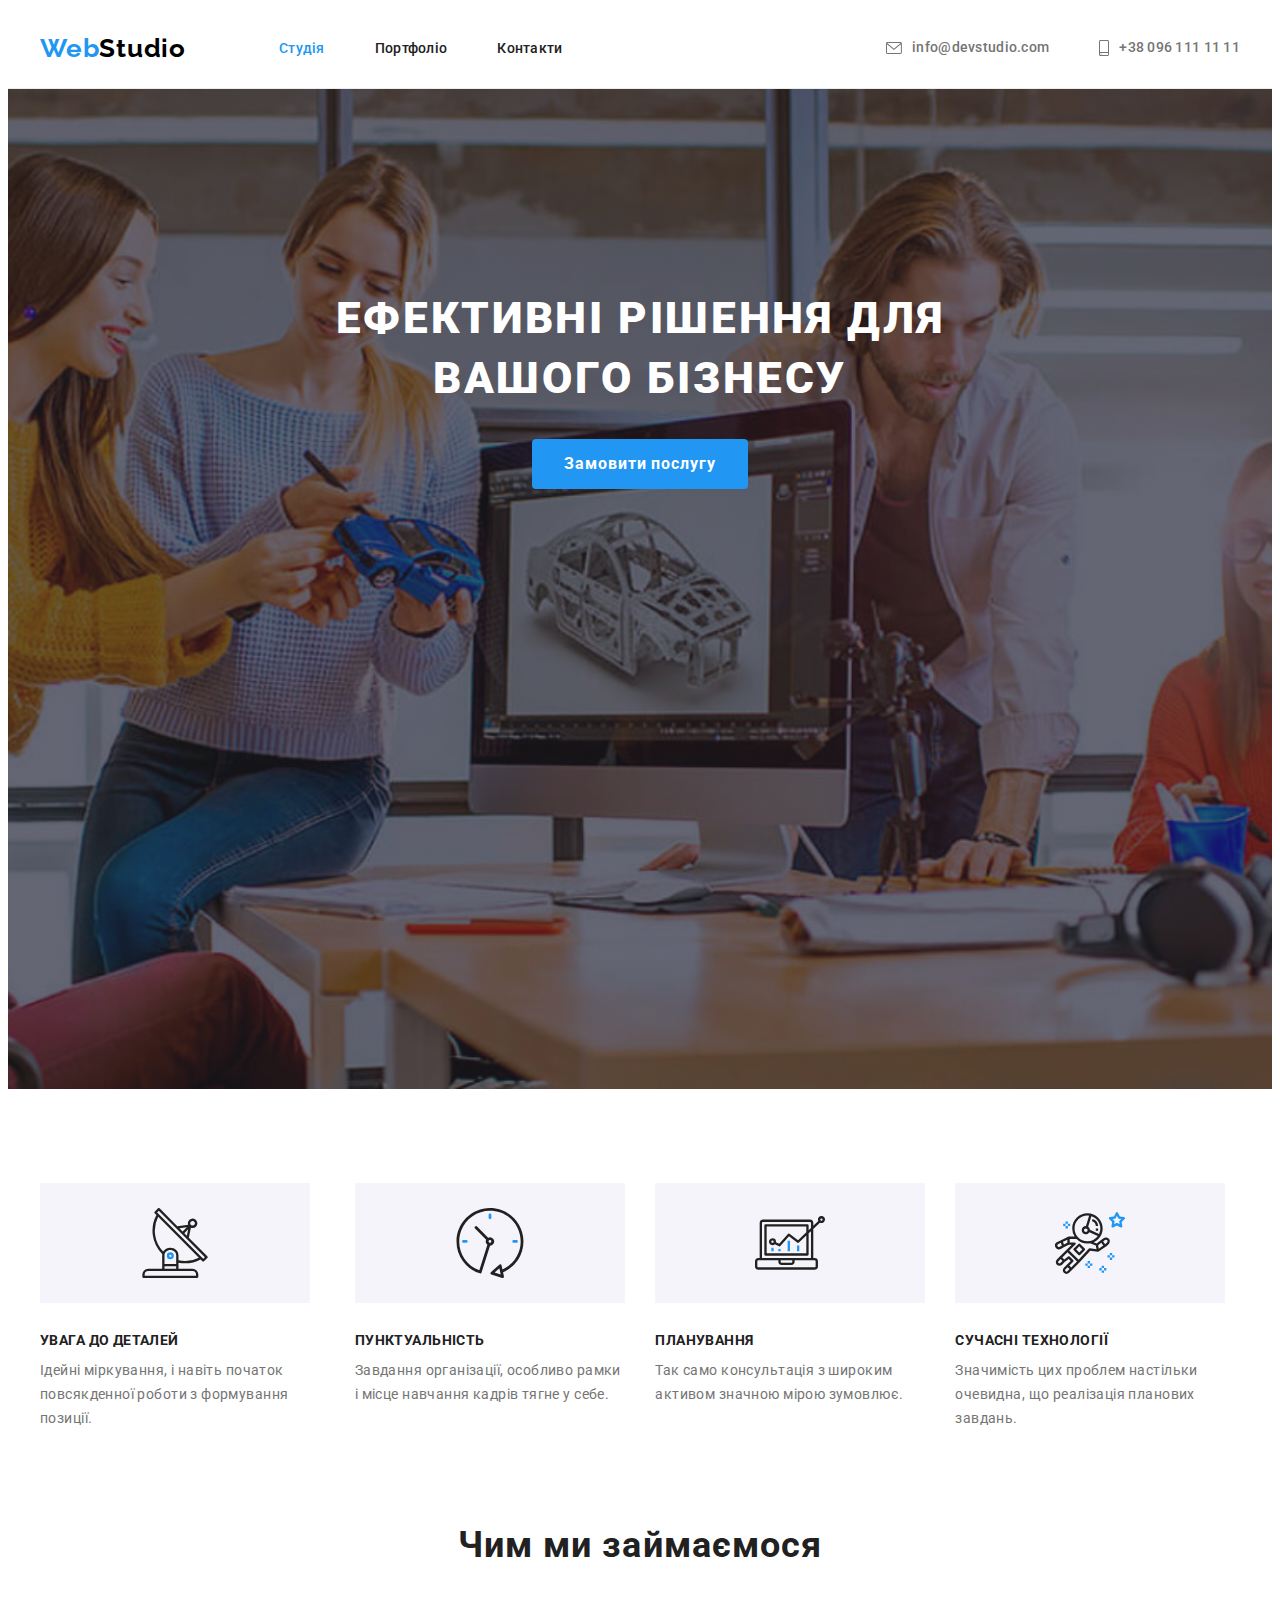
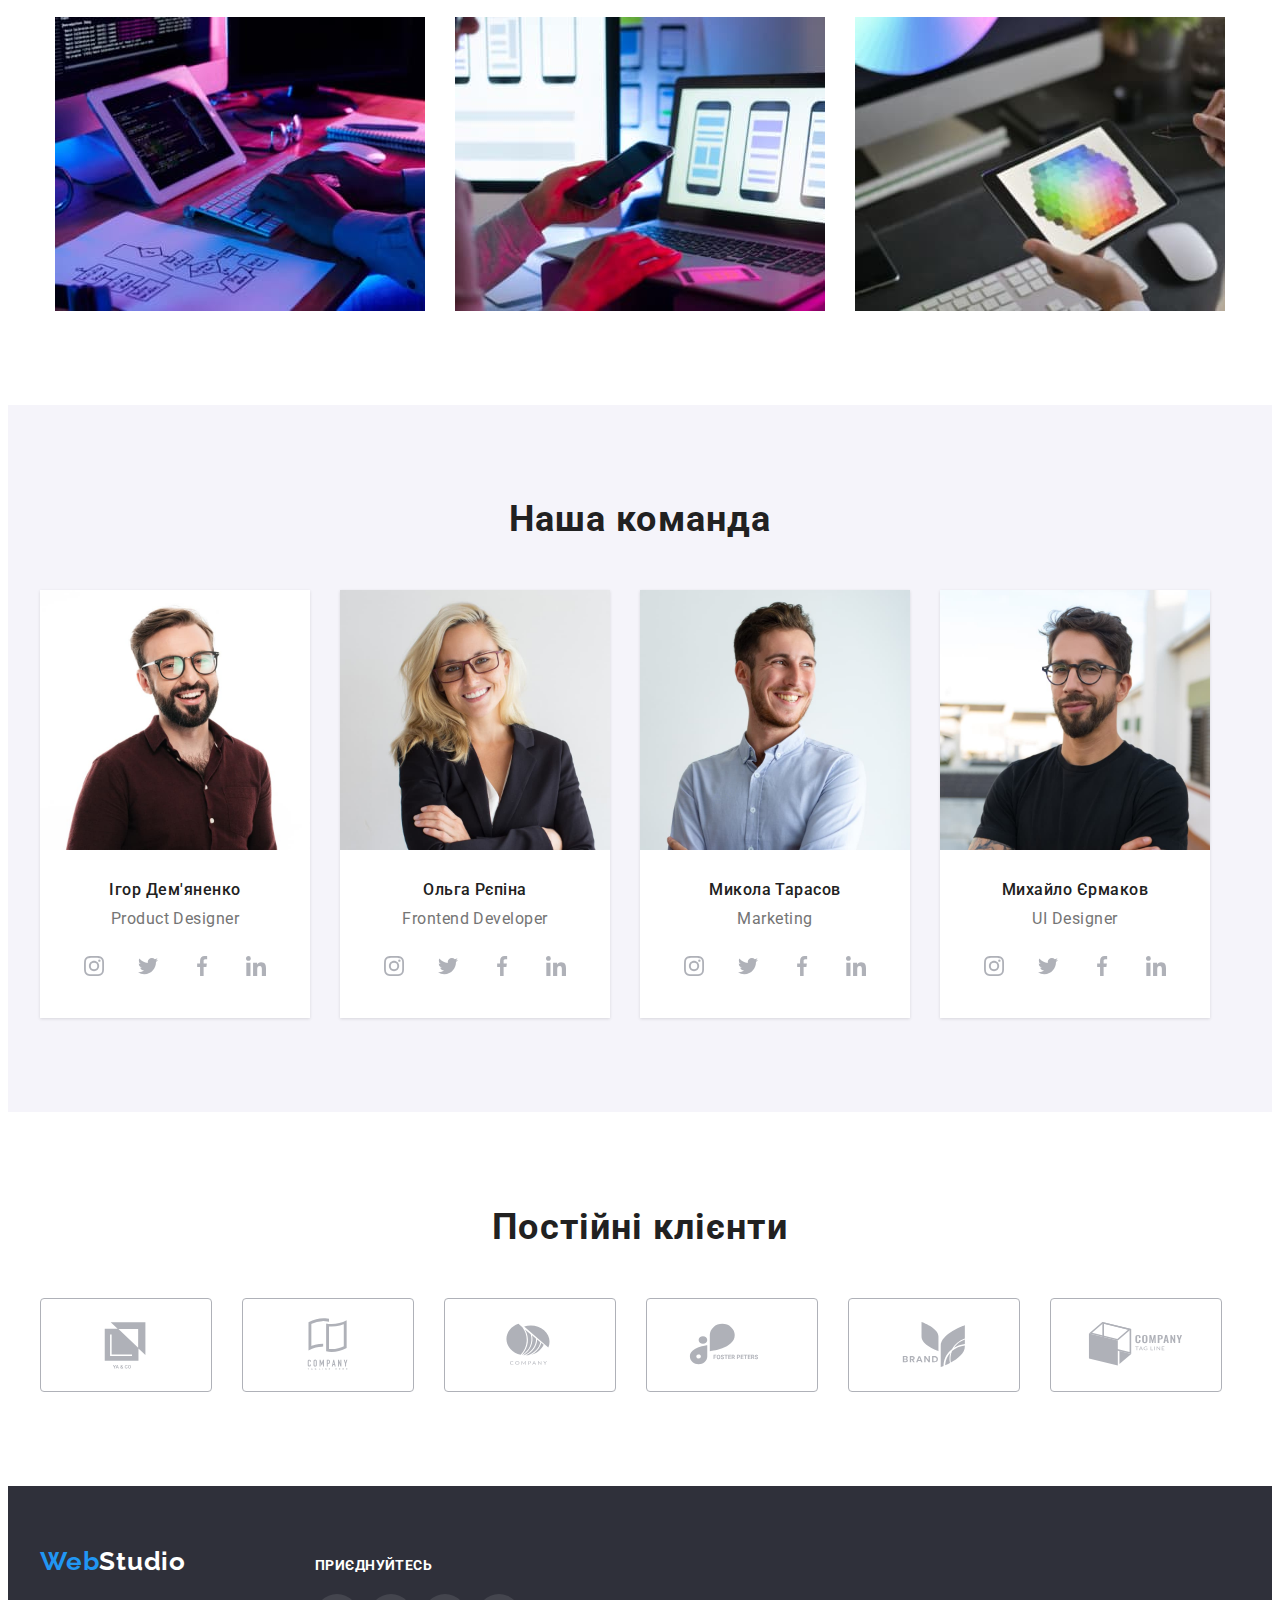
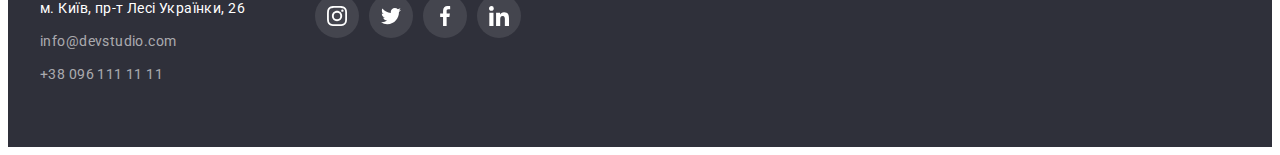
<file: index.html>
<!DOCTYPE html>
<html lang="uk">
  <head>
    <meta charset="UTF-8" />
    <meta http-equiv="X-UA-Compatible" content="IE=edge" />
    <meta name="viewport" content="width=device-width, initial-scale=1.0" />
    <title lang="en">WebStudio</title>
    <link rel="preconnect" href="https://fonts.googleapis.com" />
    <link rel="preconnect" href="https://fonts.gstatic.com" crossorigin />
    <link
      href="https://fonts.googleapis.com/css2?family=Raleway:wght@700&family=Roboto:wght@400;500;700;900&display=swap"
      rel="stylesheet"
    />
    <link
      rel="stylesheet"
      href="https://cdnjs.cloudflare.com/ajax/libs/modern-normalize/1.1.0/modern-normalize.min.css"
      integrity="sha512-wpPYUAdjBVSE4KJnH1VR1HeZfpl1ub8YT/NKx4PuQ5NmX2tKuGu6U/JRp5y+Y8XG2tV+wKQpNHVUX03MfMFn9Q=="
      crossorigin="anonymous"
      referrerpolicy="no-referrer"
    />
    <link rel="stylesheet" href="./css/styles.css" />
  </head>
  <body>
    <header class="header">
      <div class="header-container container">
        <nav class="header-nav">
          <a class="logo link" lang="en" href="./index.html"
            ><span class="logo-accent">Web</span>Studio</a
          >
          <ul class="header-list list">
            <li class="nav-items">
              <a class="header-item link current" href="./index.html">Студія</a>
            </li>
            <li class="nav-items">
              <a class="header-item link" href="./portfolio.html">Портфоліо</a>
            </li>
            <li class="nav-items">
              <a class="header-item link" href="">Контакти</a>
            </li>
          </ul>
        </nav>
        <div class="contacts">
          <ul class="contakts-list list">
            <li class="mail-item">
              <a
                class="header-link link"
                lang="en"
                href="mailto:info@devstudio.com"
              >
                <svg class="mail-icon" width="16px" height="12px">
                  <use href="./images/symbol-defs.svg#icon-envelope"></use>
                </svg>
                info@devstudio.com</a
              >
            </li>
            <li>
              <a class="header-tel link" href="tel:+380961111111">
                <svg class="mail-icon" width="10px" height="16px">
                  <use href="./images/symbol-defs.svg#icon-smartphone"></use>
                </svg>
                +38 096 111 11 11</a
              >
            </li>
          </ul>
        </div>
      </div>
    </header>
    <main>
      <section class="hero hero-overlay">
        <div class="container">
          <h1 class="hero-title">Ефективні рішення для вашого бізнесу</h1>
          <button class="hero-btn" type="button">Замовити послугу</button>
        </div>
      </section>
      <section class="about">
        <div class="container">
          <h2 class="visually-hidden">Наші переваги</h2>
          <ul class="about-list list">
            <li class="about-item">
              <div class="about-container">
                <svg class="about-icon" width="70px" height="70px">
                  <use href="./images/symbol-defs.svg#icon-antenna-1"></use>
                </svg>
              </div>
              <h3 class="about-header">Увага до деталей</h3>
              <p class="about-text">
                Ідейні міркування, і навіть початок повсякденної роботи з
                формування позиції.
              </p>
            </li>
            <li class="about-item">
              <div class="about-container">
                <svg class="about-icon" width="70px" height="70px">
                  <use href="./images/symbol-defs.svg#icon-clock"></use>
                </svg>
              </div>

              <h3 class="about-header">Пунктуальність</h3>
              <p class="about-text">
                Завдання організації, особливо рамки і місце навчання кадрів
                тягне у себе.
              </p>
            </li>
            <li class="about-item">
              <div class="about-container">
                <svg class="about-icon" width="70px" height="70px">
                  <use href="./images/symbol-defs.svg#icon-diagram"></use>
                </svg>
              </div>

              <h3 class="about-header">Планування</h3>
              <p class="about-text">
                Так само консультація з широким активом значною мірою зумовлює.
              </p>
            </li>
            <li class="about-item">
              <div class="about-container">
                <svg class="about-icon" width="70px" height="70px">
                  <use href="./images/symbol-defs.svg#icon-astronaut-1"></use>
                </svg>
              </div>
              <h3 class="about-header">Сучасні технології</h3>
              <p class="about-text">
                Значимість цих проблем настільки очевидна, що реалізація
                планових завдань.
              </p>
            </li>
          </ul>
        </div>
      </section>
      <section class="benefits section">
        <div class="container">
          <h2 class="benefits-headar">Чим ми займаємося</h2>
          <ul class="benefits-list list">
            <li class="benefits-img">
              <img
                src="./images/box1.jpg"
                alt="людина друкує на клавіатурі"
                width="370"
              />
            </li>
            <li class="benefits-img">
              <img
                src="./images/box2.jpg"
                alt="жінка за ноутбуком"
                width="370"
              />
            </li>
            <li class="benefits-img">
              <img
                src="./images/box3.jpg"
                alt="чоловік тримає в руках айпад"
                width="370"
              />
            </li>
          </ul>
        </div>
      </section>
      <section class="team section">
        <div class="container">
          <h2 class="team-headar">Наша команда</h2>
          <ul class="team-list list">
            <li class="team-item">
              <img
                class="team-img"
                src="./images/man1.jpg"
                alt="Ігор Дем'яненко"
                width="270"
              />
              <div class="team-position">
                <h3 class="team-name">Ігор Дем'яненко</h3>
                <p class="team-text" lang="en">Product Designer</p>
                <ul class="team-soc-list list">
                  <li class="team-soc-item">
                    <a class="team-soc-link" href="">
                      <svg class="team-soc-icon" width="20" height="20">
                        <use
                          href="./images/symbol-defs.svg#icon-instagram"
                        ></use>
                      </svg>
                    </a>
                  </li>
                  <li class="team-soc-item">
                    <a class="team-soc-link" href="">
                      <svg class="team-soc-icon" width="20" height="20">
                        <use href="./images/symbol-defs.svg#icon-twitter"></use>
                      </svg>
                    </a>
                  </li>
                  <li class="team-soc-item">
                    <a class="team-soc-link" href="">
                      <svg class="team-soc-icon" width="20" height="20">
                        <use
                          href="./images/symbol-defs.svg#icon-facebook"
                        ></use>
                      </svg>
                    </a>
                  </li>
                  <li class="team-soc-item">
                    <a class="team-soc-link" href="">
                      <svg class="team-soc-icon" width="20" height="20">
                        <use
                          href="./images/symbol-defs.svg#icon-linkedin"
                        ></use>
                      </svg>
                    </a>
                  </li>
                </ul>
              </div>
            </li>
            <li class="team-item">
              <img
                class="team-img"
                src="./images/woman.jpg"
                alt="Ольга Рєпіна"
                width="270"
              />
              <div class="team-position">
                <h3 class="team-name">Ольга Рєпіна</h3>
                <p class="team-text" lang="en">Frontend Developer</p>
                <ul class="team-soc-list list">
                  <li class="team-soc-item">
                    <a class="team-soc-link" href="">
                      <svg class="team-soc-icon" width="20" height="20">
                        <use
                          href="./images/symbol-defs.svg#icon-instagram"
                        ></use>
                      </svg>
                    </a>
                  </li>
                  <li class="team-soc-item">
                    <a class="team-soc-link" href="">
                      <svg class="team-soc-icon" width="20" height="20">
                        <use href="./images/symbol-defs.svg#icon-twitter"></use>
                      </svg>
                    </a>
                  </li>
                  <li class="team-soc-item">
                    <a class="team-soc-link" href="">
                      <svg class="team-soc-icon" width="20" height="20">
                        <use
                          href="./images/symbol-defs.svg#icon-facebook"
                        ></use>
                      </svg>
                    </a>
                  </li>
                  <li class="team-soc-item">
                    <a class="team-soc-link" href="">
                      <svg class="team-soc-icon" width="20" height="20">
                        <use
                          href="./images/symbol-defs.svg#icon-linkedin"
                        ></use>
                      </svg>
                    </a>
                  </li>
                </ul>
              </div>
            </li>
            <li class="team-item">
              <img
                class="team-img"
                src="./images/man2.jpg"
                alt="Микола Тарасов"
                width="270"
              />
              <div class="team-position">
                <h3 class="team-name">Микола Тарасов</h3>
                <p class="team-text" lang="en">Marketing</p>
                <ul class="team-soc-list list">
                  <li class="team-soc-item">
                    <a class="team-soc-link" href="">
                      <svg class="team-soc-icon" width="20" height="20">
                        <use
                          href="./images/symbol-defs.svg#icon-instagram"
                        ></use>
                      </svg>
                    </a>
                  </li>
                  <li class="team-soc-item">
                    <a class="team-soc-link" href="">
                      <svg class="team-soc-icon" width="20" height="20">
                        <use href="./images/symbol-defs.svg#icon-twitter"></use>
                      </svg>
                    </a>
                  </li>
                  <li class="team-soc-item">
                    <a class="team-soc-link" href="">
                      <svg class="team-soc-icon" width="20" height="20">
                        <use
                          href="./images/symbol-defs.svg#icon-facebook"
                        ></use>
                      </svg>
                    </a>
                  </li>
                  <li class="team-soc-item">
                    <a class="team-soc-link" href="">
                      <svg class="team-soc-icon" width="20" height="20">
                        <use
                          href="./images/symbol-defs.svg#icon-linkedin"
                        ></use>
                      </svg>
                    </a>
                  </li>
                </ul>
              </div>
            </li>
            <li class="team-item">
              <img
                class="team-img"
                src="./images/man3.jpg"
                alt="Михайло Єрмаков"
                width="270"
              />
              <div class="team-position">
                <h3 class="team-name">Михайло Єрмаков</h3>
                <p class="team-text" lang="en">UI Designer</p>
                <ul class="team-soc-list list">
                  <li class="team-soc-item">
                    <a class="team-soc-link" href="">
                      <svg class="team-soc-icon" width="20" height="20">
                        <use
                          href="./images/symbol-defs.svg#icon-instagram"
                        ></use>
                      </svg>
                    </a>
                  </li>
                  <li class="team-soc-item">
                    <a class="team-soc-link" href="">
                      <svg class="team-soc-icon" width="20" height="20">
                        <use href="./images/symbol-defs.svg#icon-twitter"></use>
                      </svg>
                    </a>
                  </li>
                  <li class="team-soc-item">
                    <a class="team-soc-link" href="">
                      <svg class="team-soc-icon" width="20" height="20">
                        <use
                          href="./images/symbol-defs.svg#icon-facebook"
                        ></use>
                      </svg>
                    </a>
                  </li>
                  <li class="team-soc-item">
                    <a class="team-soc-link" href="">
                      <svg class="team-soc-icon" width="20" height="20">
                        <use
                          href="./images/symbol-defs.svg#icon-linkedin"
                        ></use>
                      </svg>
                    </a>
                  </li>
                </ul>
              </div>
            </li>
          </ul>
        </div>
      </section>
      <section class="clients section">
        <div class="container">
          <h2 class="clients-headar">Постійні клієнти</h2>
          <ul class="clients-list list">
            <li>
              <div class="clients-substrate">
                <a href="" class="clients-link">
                  <svg class="clients-icon" width="106px" height="60px">
                    <use href="./images/symbol-defs.svg#icon-Logo1"></use>
                  </svg>
                </a>
              </div>
            </li>
            <li>
              <div class="clients-substrate">
                <a href="" class="clients-link">
                  <svg class="clients-icon" width="106px" height="60px">
                    <use href="./images/symbol-defs.svg#icon-Logo2"></use>
                  </svg>
                </a>
              </div>
            </li>
            <li>
              <div class="clients-substrate">
                <a href="" class="clients-link">
                  <svg class="clients-icon" width="106px" height="60px">
                    <use href="./images/symbol-defs.svg#icon-Logo3"></use>
                  </svg>
                </a>
              </div>
            </li>
            <li>
              <div class="clients-substrate">
                <a href="" class="clients-link">
                  <svg class="clients-icon" width="106px" height="60px">
                    <use href="./images/symbol-defs.svg#icon-Logo4"></use>
                  </svg>
                </a>
              </div>
            </li>
            <li>
              <div class="clients-substrate">
                <a href="" class="clients-link">
                  <svg class="clients-icon" width="106px" height="60px">
                    <use href="./images/symbol-defs.svg#icon-Logo5"></use>
                  </svg>
                </a>
              </div>
            </li>
            <li>
              <div class="clients-substrate">
                <a href="" class="clients-link">
                  <svg class="clients-icon" width="106px" height="60px">
                    <use href="./images/symbol-defs.svg#icon-Logo6"></use>
                  </svg>
                </a>
              </div>
            </li>
          </ul>
        </div>
      </section>
    </main>
    <footer class="footer">
      <div class="footer-container container">
        <div class="footer-address-container">
          <a class="logo-footer link" lang="en" href="./index.html"
            ><span class="logo-accent">Web</span>Studio</a
          >
          <address class="address">
            <div class="footer-contacts">
              <ul class="footer-list list">
                <li class="footer-item">
                  <a
                    class="footer-address link"
                    href="https://goo.gl/maps/CM3CB7173zLoDazh9"
                    target="_blank"
                    rel="noopener noreferrer nofollow"
                    >м. Київ, пр-т Лесі Українки, 26
                  </a>
                </li>
                <li class="footer-item">
                  <a
                    class="footer-link link"
                    lang="en"
                    href="mailto:info@devstudio.com"
                    >info@devstudio.com</a
                  >
                </li>
                <li class="footer-item">
                  <a class="footer-tel link" href="tel:+380961111111"
                    >+38 096 111 11 11</a
                  >
                </li>
              </ul>
            </div>
          </address>
        </div>
        <div class="footer-icons">
          <p class="footer-header">Приєднуйтесь</p>
          <ul class="footer-soc-list list">
            <li class="footer-soc-item">
              <a class="footer-soc-link" href="">
                <svg class="footer-soc-icon" width="20" height="20">
                  <use href="./images/symbol-defs.svg#icon-instagram"></use>
                </svg>
              </a>
            </li>
            <li class="footer-soc-item">
              <a class="footer-soc-link" href="">
                <svg class="footer-soc-icon" width="20" height="20">
                  <use href="./images/symbol-defs.svg#icon-twitter"></use>
                </svg>
              </a>
            </li>
            <li class="footer-soc-item">
              <a class="footer-soc-link" href="">
                <svg class="footer-soc-icon" width="20" height="20">
                  <use href="./images/symbol-defs.svg#icon-facebook"></use>
                </svg>
              </a>
            </li>
            <li class="footer-soc-item">
              <a class="footer-soc-link" href="">
                <svg class="footer-soc-icon" width="20" height="20">
                  <use href="./images/symbol-defs.svg#icon-linkedin"></use>
                </svg>
              </a>
            </li>
          </ul>
        </div>
      </div>
    </footer>
  </body>
</html>
</file>
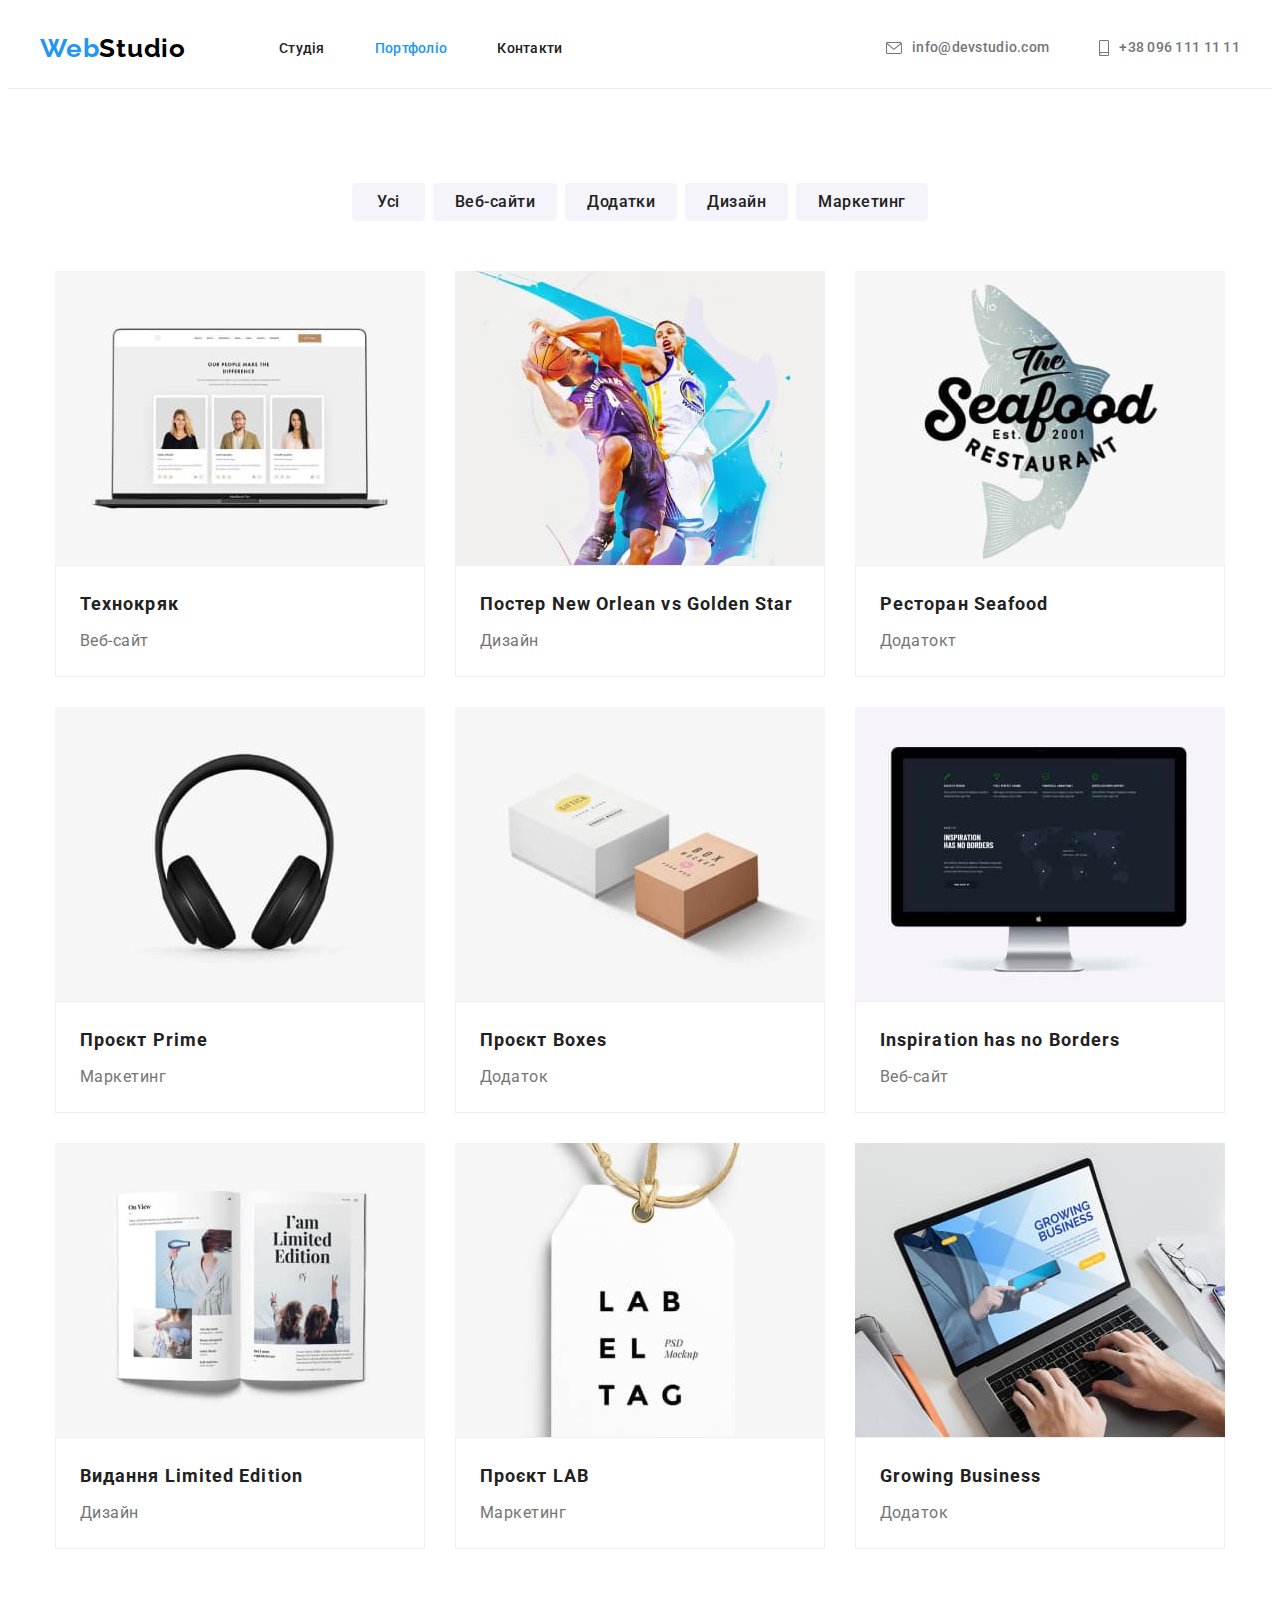
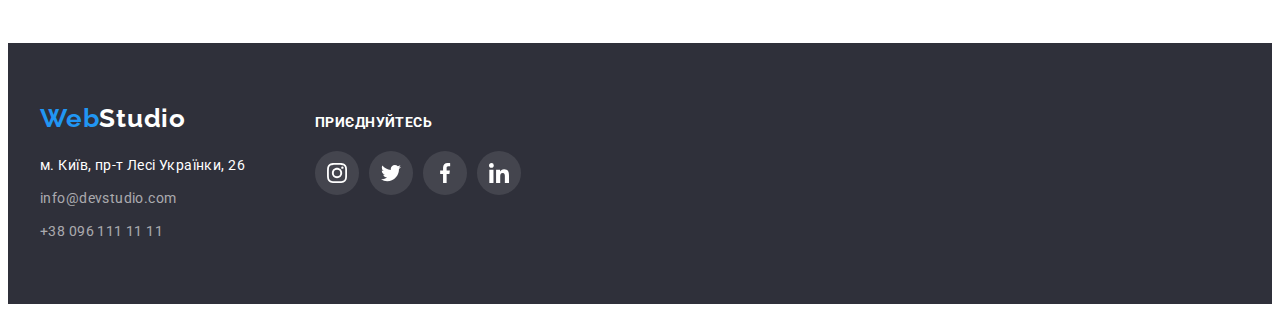
<file: portfolio.html>
<!DOCTYPE html>
<html lang="uk">
  <head>
    <meta charset="UTF-8" />
    <meta http-equiv="X-UA-Compatible" content="IE=edge" />
    <meta name="viewport" content="width=device-width, initial-scale=1.0" />
    <title>portfolio</title>
    <link rel="preconnect" href="https://fonts.googleapis.com" />
    <link rel="preconnect" href="https://fonts.gstatic.com" crossorigin />
    <link
      href="https://fonts.googleapis.com/css2?family=Raleway:wght@700&family=Roboto:wght@400;500;700;900&display=swap"
      rel="stylesheet"
    />
    <link
      rel="stylesheet"
      href="https://cdnjs.cloudflare.com/ajax/libs/modern-normalize/1.1.0/modern-normalize.min.css"
      integrity="sha512-wpPYUAdjBVSE4KJnH1VR1HeZfpl1ub8YT/NKx4PuQ5NmX2tKuGu6U/JRp5y+Y8XG2tV+wKQpNHVUX03MfMFn9Q=="
      crossorigin="anonymous"
      referrerpolicy="no-referrer"
    />
    <link rel="stylesheet" href="./css/styles.css" />
  </head>
  <body>
    <header class="header">
      <div class="header-container container">
        <nav class="header-nav">
          <a class="logo link" lang="en" href="./index.html"
            ><span class="logo-accent">Web</span>Studio</a
          >
          <ul class="header-list list">
            <li class="nav-items">
              <a class="header-item link" href="./index.html">Студія</a>
            </li>
            <li class="nav-items">
              <a class="header-item link current" href="./portfolio.html"
                >Портфоліо</a
              >
            </li>
            <li class="nav-items">
              <a class="header-item link" href="">Контакти</a>
            </li>
          </ul>
        </nav>
        <div class="contacts">
          <ul class="contakts-list list">
            <li class="mail-item">
              <a
                class="header-link link"
                lang="en"
                href="mailto:info@devstudio.com"
              >
                <svg class="mail-icon" width="16px" height="12px">
                  <use href="./images/symbol-defs.svg#icon-envelope"></use>
                </svg>
                info@devstudio.com</a
              >
            </li>
            <li>
              <a class="header-tel link" href="tel:+380961111111">
                <svg class="mail-icon" width="10px" height="16px">
                  <use href="./images/symbol-defs.svg#icon-smartphone"></use>
                </svg>
                +38 096 111 11 11</a
              >
            </li>
          </ul>
        </div>
      </div>
    </header>
    <main>
      <section class="section">
        <div class="container">
          <h1 class="visually-hidden">Наші роботи</h1>
          <ul class="filter-list list">
            <li>
              <button class="filter-btn first-btn" type="button">Усі</button>
            </li>
            <li><button class="filter-btn" type="button">Веб-сайти</button></li>
            <li><button class="filter-btn" type="button">Додатки</button></li>
            <li><button class="filter-btn" type="button">Дизайн</button></li>
            <li><button class="filter-btn" type="button">Маркетинг</button></li>
          </ul>
          <ul class="content-list list">
            <li class="content">
              <a href="" class="content-link link">
                <img
                  class="content-img"
                  src="./imeges-portf/portf.img1.jpg"
                  alt="Веб-сайт для Технокряк"
                  width="370"
                />
                <div class="content-item">
                  <h2 class="content-name">Технокряк</h2>
                  <p class="content-text">Веб-сайт</p>
                </div>
              </a>
            </li>
            <li class="content">
              <a href="" class="content-link link">
                <img
                  class="content-img"
                  src="./imeges-portf/portf.img2.jpg"
                  alt="Постер"
                  width="370"
                />
                <div class="content-item">
                  <h2 class="content-name">
                    Постер <span lang="en">New Orlean vs Golden Star</span>
                  </h2>
                  <p class="content-text">Дизайн</p>
                </div>
              </a>
            </li>
            <li class="content">
              <a href="" class="content-link link">
                <img
                  class="content-img"
                  src="./imeges-portf/portf.img3.jpg"
                  alt="Лого Ресторану"
                  width="370"
                />
                <div class="content-item">
                  <h2 class="content-name">
                    Ресторан <span lang="en">Seafood</span>
                  </h2>
                  <p class="content-text">Додатокт</p>
                </div>
              </a>
            </li>
            <li class="content">
              <a href="" class="content-link link">
                <img
                  class="content-img"
                  src="./imeges-portf/portf.img4.jpg"
                  alt="Маркетинговий Проєкт"
                  width="370"
                />
                <div class="content-item">
                  <h2 class="content-name">
                    Проєкт <span lang="en">Prime</span>
                  </h2>
                  <p class="content-text">Маркетинг</p>
                </div>
              </a>
            </li>
            <li class="content">
              <a href="" class="content-link link">
                <img
                  class="content-img"
                  src="./imeges-portf/portf.img5.jpg"
                  alt="Проєкт коробки"
                  width="370"
                />
                <div class="content-item">
                  <h2 class="content-name">
                    Проєкт <span lang="en">Boxes</span>
                  </h2>
                  <p class="content-text">Додаток</p>
                </div>
              </a>
            </li>
            <li class="content">
              <a href="" class="content-link link">
                <img
                  class="content-img"
                  src="./imeges-portf/portf.img6.jpg"
                  alt="Веб-сайт"
                  width="370"
                />
                <div class="content-item">
                  <h2 class="content-name" lang="en">
                    Inspiration has no Borders
                  </h2>
                  <p class="content-text">Веб-сайт</p>
                </div>
              </a>
            </li>
            <li class="content">
              <a href="" class="content-link link">
                <img
                  class="content-img"
                  src="./imeges-portf/portf.img7.jpg"
                  alt="Дизайн Видання"
                  width="370"
                />
                <div class="content-item">
                  <h2 class="content-name">
                    Видання <span lang="en">Limited Edition</span>
                  </h2>
                  <p class="content-text">Дизайн</p>
                </div>
              </a>
            </li>
            <li class="content">
              <a href="" class="content-link link">
                <img
                  class="content-img"
                  src="./imeges-portf/portf.img8.jpg"
                  alt="Маркетинговий Проєкт"
                  width="370"
                />
                <div class="content-item">
                  <h2 class="content-name">
                    Проєкт <span lang="en">LAB</span>
                  </h2>
                  <p class="content-text">Маркетинг</p>
                </div>
              </a>
            </li>
            <li class="content">
              <a href="" class="content-link link">
                <img
                  class="content-img"
                  src="./imeges-portf/portf.img9.jpg"
                  alt="Бізнес Додаток"
                  width="370"
                />
                <div class="content-item">
                  <h2 class="content-name" lang="en">Growing Business</h2>
                  <p class="content-text">Додаток</p>
                </div>
              </a>
            </li>
          </ul>
        </div>
      </section>
    </main>
    <footer class="footer">
      <div class="footer-container container">
        <div class="footer-address-container">
          <a class="logo-footer link" lang="en" href="./index.html"
            ><span class="logo-accent">Web</span>Studio</a
          >
          <address class="address">
            <div class="footer-contacts">
              <ul class="footer-list list">
                <li class="footer-item">
                  <a
                    class="footer-address link"
                    href="https://goo.gl/maps/CM3CB7173zLoDazh9"
                    target="_blank"
                    rel="noopener noreferrer nofollow"
                    >м. Київ, пр-т Лесі Українки, 26
                  </a>
                </li>
                <li class="footer-item">
                  <a
                    class="footer-link link"
                    lang="en"
                    href="mailto:info@devstudio.com"
                    >info@devstudio.com</a
                  >
                </li>
                <li class="footer-item">
                  <a class="footer-tel link" href="tel:+380961111111"
                    >+38 096 111 11 11</a
                  >
                </li>
              </ul>
            </div>
          </address>
        </div>
        <div class="footer-icons">
          <p class="footer-header">Приєднуйтесь</p>
          <ul class="footer-soc-list list">
            <li class="footer-soc-item">
              <a class="footer-soc-link" href="">
                <svg class="footer-soc-icon" width="20" height="20">
                  <use href="./images/symbol-defs.svg#icon-instagram"></use>
                </svg>
              </a>
            </li>
            <li class="footer-soc-item">
              <a class="footer-soc-link" href="">
                <svg class="footer-soc-icon" width="20" height="20">
                  <use href="./images/symbol-defs.svg#icon-twitter"></use>
                </svg>
              </a>
            </li>
            <li class="footer-soc-item">
              <a class="footer-soc-link" href="">
                <svg class="footer-soc-icon" width="20" height="20">
                  <use href="./images/symbol-defs.svg#icon-facebook"></use>
                </svg>
              </a>
            </li>
            <li class="footer-soc-item">
              <a class="footer-soc-link" href="">
                <svg class="footer-soc-icon" width="20" height="20">
                  <use href="./images/symbol-defs.svg#icon-linkedin"></use>
                </svg>
              </a>
            </li>
          </ul>
        </div>
      </div>
    </footer>
  </body>
</html>
</file>
<file: css/styles.css>
:root {
  --main-text-color: #212121;
  --secondary-text-color: #ffffff;
  --ouwer-text-color: #757575;
  --acent-color: #2196f3;
  --contener-color: #eeeeee;
  --logo-color-text: #000000;
  --buttons-port-color: #f5f4fa;
  --footer-text-color: rgba(255, 255, 255, 0.6);
  --background-footer-color: #2f303a;
  --background-section: #f5f4fa;
  --line-color: #ececec;
  --beckground-color: #ffffff;
  --icon-color: #afb1b8;
  --main-font: Roboto, sans-serif;
}

body {
  background-color: var(--beckground-color);
  color: var(--main-text-color);
  font-family: var(--main-font);
  font-size: 14px;
  letter-spacing: 0.03;
}

.link {
  text-decoration: none;
}
.list {
  list-style: none;
  padding-left: 0;
  margin: 0;
}

p,
h1,
h2,
h3,
h4,
h5,
h6 {
  margin: 0;
}

img {
  display: block;
  max-width: 100%;
  height: auto;
}

.container {
  width: 1200px;
  padding-left: 15px;
  padding-right: 15px;
  margin: 0 auto;
}

.section {
  padding-top: 94px;
  padding-bottom: 94px;
}

/* --------------HEADER------------- */

.header {
  border-bottom: 1px solid #ececec;
}

.header-list {
  display: flex;
  margin-left: 93px;
  gap: 50px;
}

.header-nav {
  display: flex;
  align-items: center;
}

.header-container {
  display: flex;
  align-items: center;
}
.contacts {
  margin-left: auto;
}

.logo {
  color: #000000;
  font-weight: 700;
  font-size: 26px;
  line-height: 1.19;
  letter-spacing: 0.03em;
  font-family: "Raleway";
}

.logo-accent {
  color: var(--acent-color);
}
.visually-hidden {
  position: absolute;
  white-space: nowrap;
  width: 1px;
  height: 1px;
  overflow: hidden;
  border: 0;
  padding: 0;
  clip: rect(0 0 0 0);
  clip-path: inset(50%);
  margin: -1px;
}

.header-item:hover,
.header-item:focus {
  color: var(--acent-color);
}

.header-item {
  font-weight: 500;
  font-size: 14px;
  line-height: 1.14;
  letter-spacing: 0.02em;
  color: var(--main-text-color);
  padding-top: 32px;
  padding-bottom: 32px;
}

.link.current {
  color: var(--acent-color);
}

.header-link:hover,
.header-link:focus {
  color: var(--acent-color);
}
.header-link {
  font-weight: 500;
  font-size: 14px;
  line-height: 1.14;
  letter-spacing: 0.02em;
  color: var(--ouwer-text-color);
  margin-right: 50px;
  padding-top: 32px;
  padding-bottom: 32px;
  display: flex;
  align-items: center;
}

.header-tel:hover,
.header-tel:focus {
  color: var(--acent-color);
}

.header-tel {
  font-weight: 500;
  font-size: 14px;
  line-height: 1.14;
  letter-spacing: 0.02em;
  color: var(--ouwer-text-color);
  padding-top: 32px;
  padding-bottom: 32px;
  display: flex;
  align-items: center;
}

.contakts-list {
  display: flex;
}

.mail-icon {
  margin-right: 10px;
  fill: currentColor;
}

/* ---------------HERO--------------- */

.hero {
  background-color: var(--background-footer-color);
  padding-top: 200px;
  padding-bottom: 200px;
  text-align: center;
}

.hero-overlay {
  margin: 0 auto;
  max-width: 1600px;
  height: 600px;
  background-repeat: no-repeat;
  background-position: center;
  background-size: cover;
  background-image: linear-gradient(
      to right,
      rgba(47, 48, 58, 0.4),
      rgba(47, 48, 58, 0.4)
    ),
    url(../images/hero-Img.jpg);
}

.hero-title {
  font-weight: 900;
  font-size: 44px;
  line-height: 1.36;
  letter-spacing: 0.06em;
  text-transform: uppercase;
  color: var(--secondary-text-color);
  max-width: 696px;
  margin: 0 auto;
}

.hero-btn {
  font-weight: 700;
  font-size: 16px;
  line-height: 1.88;
  color: var(--secondary-text-color);
  background-color: var(--acent-color);
  cursor: pointer;
  font-family: inherit;
  letter-spacing: 0.06em;
  width: 216px;
  height: 50px;
  border-radius: 4px;
  border: 0;
  margin-top: 30px;
}

.hero-btn:hover,
.hero-btn:focus {
  background-color: #188ce8;
}

/* -------------------ABOUT----------------- */
.about {
  padding-top: 94px;
}

.about-list {
  display: flex;
  gap: 30px;
  justify-content: center;
}

.about-header {
  font-weight: 700;
  font-size: 14px;
  line-height: 1.14;
  letter-spacing: 0.03em;
  text-transform: uppercase;
  color: var(--main-text-color);
  margin-bottom: 10px;
  padding-top: 30px;
}

.about-text {
  font-weight: 400;
  font-size: 14px;
  line-height: 1.71;
  letter-spacing: 0.03em;
  color: var(--ouwer-text-color);
}

.about-container {
  display: flex;
  align-items: center;
  justify-content: center;
  background-color: var(--buttons-port-color);
  width: 270px;
  height: 120px;
}

/* ----------------BENEFITS----------------- */

.benefits-headar {
  font-weight: 700;
  font-size: 36px;
  line-height: 1.16;
  text-align: center;
  letter-spacing: 0.03em;
  color: var(--main-text-color);
}
.benefits-list {
  display: flex;
  justify-content: center;
  margin-top: 50px;
  gap: 30px;
}

/* -----------------TEAM--------------------- */
.team {
  background-color: var(--background-section);
}

.team-headar {
  font-weight: 700;
  font-size: 36px;
  line-height: 1.16;
  text-align: center;
  letter-spacing: 0.03em;
  color: var(--main-text-color);
  margin-bottom: 50px;
}

.team-list {
  display: flex;
  gap: 30px;
}

.team-item {
  background-color: var(--beckground-color);
  box-shadow: 0px 2px 1px 0px #00000033;
  box-shadow: 0px 1px 1px 0px #00000024;
  box-shadow: 0px 1px 3px 0px #0000001f;
}

.team-img {
}

.team-position {
  padding-top: 30px;
  padding-bottom: 30px;
  text-align: center;
}

.team-name {
  font-weight: 500;
  font-size: 16px;
  line-height: 1.19;
  letter-spacing: 0.03em;
  color: var(--main-text-color);
  margin-bottom: 10px;
}

.team-text {
  font-weight: 400;
  font-size: 16px;
  line-height: 1.19;
  letter-spacing: 0.03em;
  color: var(--ouwer-text-color);
  margin-bottom: 16px;
}

.team-soc-list {
  display: flex;
  justify-content: center;
  gap: 10px;
}

.team-soc-link {
  width: 44px;
  height: 44px;
  border-radius: 50%;
  background-color: #ffffff;
  display: flex;
  align-items: center;
  justify-content: center;
  color: var(--icon-color);
}

.team-soc-icon {
  fill: currentColor;
}

.team-soc-link:hover,
.team-soc-link:focus {
  background-color: var(--acent-color);
  color: var(--secondary-text-color);
}

/* ---------------CLIENTS-------------- */

.clients-headar {
  font-size: 36px;
  line-height: 1.17;
  text-align: center;
  letter-spacing: 0.03em;
  margin-bottom: 50px;
}

.clients-substrate {
  text-align: center;
}

.clients-link {
  display: flex;
  justify-content: center;
  align-items: center;
  width: 170px;
  height: 92px;
  color: var(--icon-color);
  border: 1px solid #afb1b8;
  border-radius: 4px;
}

.clients-link:hover,
.clients-link:focus {
  border-color: var(--acent-color);
  color: var(--acent-color);
}

.clients-list {
  display: flex;
  gap: 30px;
}

.clients-icon {
  fill: currentColor;
}

/* ---------------FOOTER-------------- */

.footer {
  background-color: var(--background-footer-color);
  padding-top: 60px;
  padding-bottom: 60px;
}

.footer-container {
  display: flex;
  align-items: baseline;
}

.footer-address-container {
  display: block;
  margin-right: 70px;
}

.footer-item:not(:first-child) {
  margin-top: 9px;
}

.logo-footer {
  font-family: "Raleway";
  color: #ffffff;
  font-weight: 700;
  font-size: 26px;
  line-height: 1.19;
  letter-spacing: 0.03em;
}

.footer-address {
  font-style: normal;
  font-weight: 400;
  font-size: 14px;
  line-height: 1.71;
  letter-spacing: 0.03em;
  color: var(--secondary-text-color);
  display: inline-block;
  margin-top: 20px;
}

.footer-address:hover,
.footer-address:focus {
  color: var(--acent-color);
}

.footer-link {
  font-style: normal;
  font-weight: 400;
  font-size: 14px;
  line-height: 1.71;
  letter-spacing: 0.03em;
  color: var(--footer-text-color);
  display: inline-block;
}

.footer-link:hover,
.footer-link:focus {
  color: var(--acent-color);
}

.footer-tel {
  font-style: normal;
  font-weight: 400;
  font-size: 14px;
  line-height: 1.71;
  letter-spacing: 0.03em;
  color: var(--footer-text-color);
  display: inline-block;
}

.footer-tel:hover,
.footer-tel:focus {
  color: var(--acent-color);
}

.footer-icons {
  display: block;
  max-width: 206px;
  height: 80px;
  flex-wrap: wrap;
  gap: 10px;
  padding: 0 auto;
}

.footer-soc-list {
  display: flex;
  justify-content: center;
  gap: 10px;
}

.footer-soc-link {
  width: 44px;
  height: 44px;
  border-radius: 50%;
  background-color: rgba(255, 255, 255, 0.1);
  display: flex;
  align-items: center;
  justify-content: center;
  color: #ffffff;
}

.footer-soc-icon {
  fill: currentColor;
}

.footer-soc-link:hover,
.footer-soc-link:focus {
  background-color: var(--acent-color);
  color: var(--secondary-text-color);
}

.footer-header {
  font-style: normal;
  font-weight: 700;
  font-size: 14px;
  line-height: 1.14;
  letter-spacing: 0.03em;
  text-transform: uppercase;
  color: var(--secondary-text-color);
  margin-bottom: 20px;
}

/* -------------------FILTER------------------ */

.filter-list {
  display: flex;
  justify-content: center;
  gap: 8px;
  margin-bottom: 50px;
}

.filter-btn {
  font-weight: 500;
  font-size: 16px;
  line-height: 1.61;
  letter-spacing: 0.03em;
  color: var(--main-text-color);
  background-color: #f5f4fa;
  font-family: inherit;
  cursor: pointer;
  border-radius: 4px;
  border: 0;
  padding: 6px 22px;
}

.first-btn {
  padding: 6px 25px;
}

.filter-btn:hover,
.filter-btn:focus {
  color: var(--secondary-text-color);
  background-color: var(--acent-color);
  box-shadow: 0px 3px 1px rgba(0, 0, 0, 0.1), 0px 1px 2px rgba(0, 0, 0, 0.08),
    0px 2px 2px rgba(0, 0, 0, 0.12);
}

.content-link {
  display: block;
}

.content-link:hover,
.content-link:focus {
  box-shadow: 0px 1px 1px rgba(0, 0, 0, 0.12), 0px 4px 4px rgba(0, 0, 0, 0.06),
    1px 4px 6px rgba(0, 0, 0, 0.16);
}

.content-container {
  width: 1200px;
  margin: 0 auto;
}

.content-list {
  display: flex;
  flex-wrap: wrap;
  justify-content: center;
  gap: 30px;
}

.content-item {
  border: 1px solid #eeeeee;
  padding: 20px 24px;
}

.content-name {
  font-weight: 700;
  font-size: 18px;
  line-height: 2;
  letter-spacing: 0.06em;
  color: var(--main-text-color);
}
.content-text {
  font-weight: 400;
  font-size: 16px;
  line-height: 1.88;
  letter-spacing: 0.03em;
  color: var(--ouwer-text-color);
  margin-top: 4px;
}
</file>
